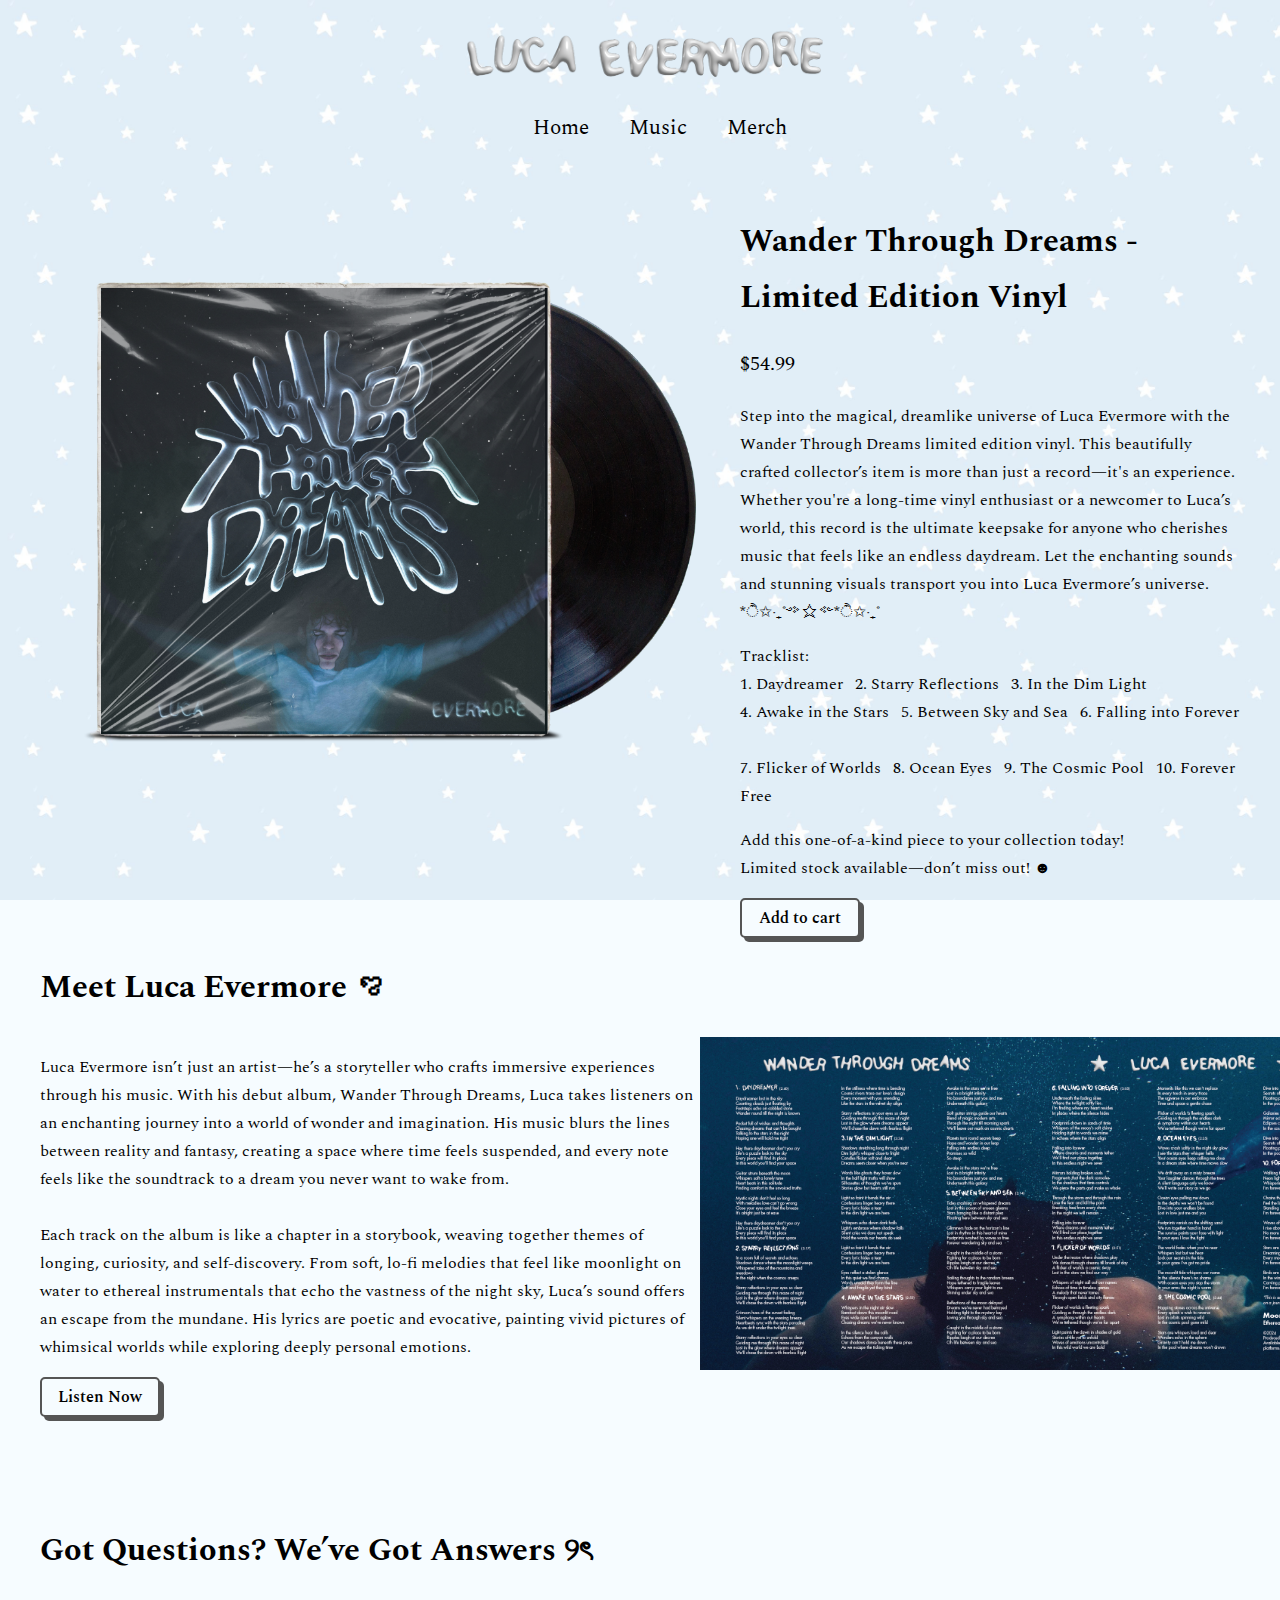
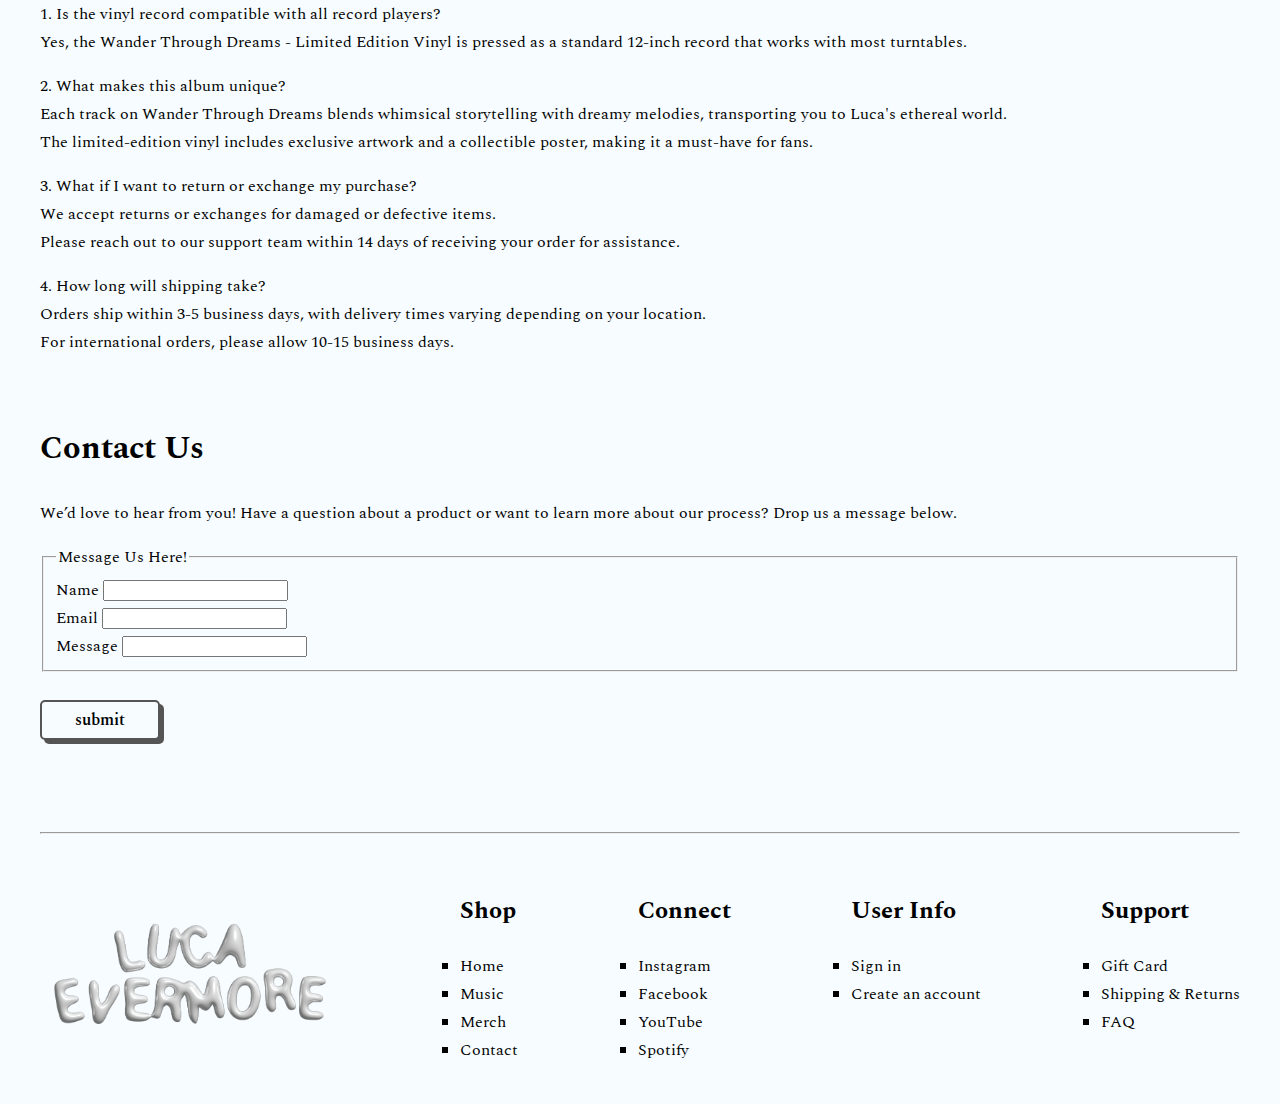
<file: music.html>
<!DOCTYPE html>
<html>
<head>
<title>Luca Evermore Official Store</title>
<meta charset="UTF-8">
<meta name="description" content="The description of the site goes here">
<link href="css/style.css" rel="stylesheet" type="text/css">
</head>

<body>

    <div class="wrapper">

        <header>
            
            <div class="header-logo">
                <a href="index.html"><img src="img/lucaevermore.png" alt="logo"></a>
            </div>

        </header>

        <nav>
            <ul>
                <li><a href="index.html">Home</a></li>
                <li><a href="music.html">Music</a></li>
                <li><a href="merch.html">Merch</a></li>
            </ul>
        </nav>

        <main>
            <section class="music">
                <div class="imageBox">
                    <div class="imageInn">
                    <img src="img/Record.png"  alt="Album Image">
                    </div>
                    <div class="hoverImg">
                    <img src="img/Recordback.png" alt="Album Image">
                    </div>
                </div>
                <div class="albumlogo">
                    <!-- <img src="img/albumlogo.png" alt=""> -->
                    <h1>Wander Through Dreams - Limited Edition Vinyl</h1>
                    <p class="price">$54.99</p>
                    <p>
                    Step into the magical, dreamlike universe of Luca Evermore with the Wander Through Dreams limited edition vinyl. This beautifully crafted collector’s item is more than just a record—it's an experience. Whether you're a long-time vinyl enthusiast or a newcomer to Luca’s world, this record is the ultimate keepsake for anyone who cherishes music that feels like an endless daydream. Let the enchanting sounds and stunning visuals transport you into Luca Evermore’s universe. *ੈ✩‧₊˚༺☆༻*ੈ✩‧₊˚
                    </p>
                    <p>Tracklist: <br>
                    1. Daydreamer &nbsp
                    2. Starry Reflections &nbsp
                    3. In the Dim Light &nbsp<br> 
                    4. Awake in the Stars &nbsp
                    5. Between Sky and Sea &nbsp
                    6. Falling into Forever &nbsp<br>
                    7. Flicker of Worlds &nbsp
                    8. Ocean Eyes &nbsp
                    9. The Cosmic Pool &nbsp
                    10. Forever Free &nbsp
                    </p>
                    <p>Add this one-of-a-kind piece to your collection today! <br> Limited stock available—don’t miss out! ☻</p>
                    <button type="submit" class="button-confirm">
                        Add to cart
                    </button>
                </div>
            </section>
            <section>
                <h1>Meet Luca Evermore ꨄ</h1>
            <div class="about">
                <div>
                    <p>Luca Evermore isn’t just an artist—he’s a storyteller who crafts immersive experiences through his music. With his debut album, Wander Through Dreams, Luca takes listeners on an enchanting journey into a world of wonder and imagination. His music blurs the lines between reality and fantasy, creating a space where time feels suspended, and every note feels like the soundtrack to a dream you never want to wake from. <br> <br>Each track on the album is like a chapter in a storybook, weaving together themes of longing, curiosity, and self-discovery. From soft, lo-fi melodies that feel like moonlight on water to ethereal instrumentals that echo the vastness of the night sky, Luca’s sound offers an escape from the mundane. His lyrics are poetic and evocative, painting vivid pictures of whimsical worlds while exploring deeply personal emotions.</p>
                    
                    <button type="submit" class="button-confirm">
                        Listen Now
                    </button>
                </div>
                <div class="insert">
                    <img src="img/Insertposter.png" alt="">
                </div>
            </div>
            </section>

            <br><br><br>

            <section>
                <h1>Got Questions? We’ve Got Answers ୨ৎ</h1>
                <p>1. Is the vinyl record compatible with all record players?<br>Yes, the Wander Through Dreams - Limited Edition Vinyl is pressed as a standard 12-inch record that works with most turntables.</p>
                <p>2. What makes this album unique?<br>Each track on Wander Through Dreams blends whimsical storytelling with dreamy melodies, transporting you to Luca's ethereal world. <br>The limited-edition vinyl includes exclusive artwork and a collectible poster, making it a must-have for fans.</p>
                <p>3. What if I want to return or exchange my purchase?<br>We accept returns or exchanges for damaged or defective items. <br>Please reach out to our support team within 14 days of receiving your order for assistance.</p>
                <p>4. How long will shipping take?<br>Orders ship within 3-5 business days, with delivery times varying depending on your location.<br> For international orders, please allow 10-15 business days.</p>
            </section>
            <br>
            <section>
                <h1>Contact Us</h1>
                <p>We’d love to hear from you! Have a question about a product or want to learn more about our process? Drop us a message below.</p>
            </section>

            <section>
                <form action="handler.php" method="post">

                    <fieldset>
                        <legend>Message Us Here!</legend>

                        <label for="name">Name</label>
                        <input type="text" id="name" name="name">

                        <br>

                        <label for="email">Email</label>
                        <input type="text"id="email" name="email">

                        <br>

                        <label for="message">Message</label>
                        <input type="text"id="message" name="message">

                    </fieldset>
                    <br>
                    <button type="submit" class="button-confirm">
                        submit
                    </button>

                </form>
            </section>
        </main>
        <br><br>

        <footer>
            <br>
            <hr>
            <br>

            <div class="footer-2">
                <div>
                    <img src="img/bottomlogo.png" alt="logo">
                    </div>
                <div class=footer-link>
                    <h2>Shop</h2>
                    <li><a href="index.html">Home</a></li>
                    <li><a href="music.html">Music</a></li>
                    <li><a href="merch.html">Merch</a></li>
                    <li><a href="index.html">Contact</a></li>
                </div>
                <div class=footer-link>
                    <h2>Connect</h2>
                    <li><a href="#">Instagram</a></li>
                    <li><a href="#">Facebook</a></li>
                    <li><a href="#">YouTube</a></li>
                    <li><a href="#">Spotify</a></li>
                </div>
                <div class=footer-link>
                    <h2>User Info</h2>
                    <li><a href="#">Sign in</a></li>
                    <li><a href="#">Create an account</a></li>
                </div>
                <div class=footer-link>
                    <h2>Support</h2>
                    <li><a href="#">Gift Card</a></li>
                    <li><a href="#">Shipping & Returns</a></li>
                    <li><a href="#">FAQ</a></li>
                </div>
            </div>
        </footer>


    </div>

</body>
</html>
</file>
<file: css/style.css>
/* CSS Document */
@import url('https://fonts.googleapis.com/css2?family=Libre+Baskerville:ital,wght@0,400;0,700;1,400&family=Spectral:ital,wght@0,200;0,300;0,400;0,500;0,600;0,700;0,800;1,200;1,300;1,400;1,500;1,600;1,700;1,800&display=swap');

/* Elements */
html {
    background-color: rgb(246, 252, 255) ;
    background-image: url(../img/wallpaper.jpg);
    background-attachment: fixed;
    background-size: 300px auto;
    font-family: "Spectral", serif;

    
}
body {
    margin: 20px 40px;
    line-height: 1.75;
}

/* Structure */
.header-logo img {
    width: 400px;
    height: auto;
    margin: auto;
    display: block;
}

/* Navigation bar */
nav {
    display: flex;
    justify-content: center;
}
nav ul {
    display: flex;
}
nav ul li{
    display: flex;
    margin: 0 20px;
    font-size: 16pt;
}
nav ul li a{
    text-decoration: none;
    color: black;
}
nav ul li a:hover{
    text-decoration: underline;
}
nav ul li a:active {
    color: #457b9d;
}

/* Main content */
main img {
    width: 450px;
    height: auto;
}
.topclass {
    display: flex;
}
.topclass img {
    width: 453px;  
}
.about img {
    width: 660px;
}
.about p {
    width: 660px;
}
.about {
    display: flex;
    justify-content: space-between;
}
@keyframes rotateAnimation {
    0% { transform: rotate(0deg) scale(1.1); }
    25% { transform: rotate(-8deg) scale(1.1); }
    50% { transform: rotate(8deg) scale(1.1); }
    75% { transform: rotate(-8deg) scale(1.1); }
    100% { transform: rotate(0deg) scale(1.1); }
}
.rotate-image:hover {
    animation: rotateAnimation 0.6s ease-in-out;
}
.story {
    max-width: 700px; 
    line-height: 1.75;
}
.luca img:hover {
    transform: scale(1.05);
}

/* music */
.music img {
    width: 700px;
}
.hoverImg img {
    width: 700px;
}
.imageBox {
    position: relative;
    float: left;
}
.imageBox .hoverImg {
    position: absolute;
    left: 0;
    top: 0;
    display: none;
}
.imageBox:hover .hoverImg {
    display: block;
}
.imageBox:hover .hoverImg {
    display: block;
}
.music {
    display: flex;
}
.albumlogo {
    margin-top: 30px;
}
.price {
    font-size: 20px;
}
.insert img:hover {
    box-shadow: 0 10px 20px rgba(0, 0, 0, 0.3);
    transform: scale(1.05);
}


/* merch */
.allmerch {
    display: flex;
    text-align: center;
}
.items {
    width: 453px;
    justify-content: center;
}
.form img {
    width: 400px;
    margin: 40px 10px;
    box-shadow: 0px 0px 10px #222;
    border: 1px solid #000;
}
.button-confirm:active {
    box-shadow: 0px 0px black;
    transform: translate(3px, 3px);
}
.button-confirm {
    width: 120px;
    height: 40px;
    border-radius: 5px;
    border: 2px solid #555;
    background-color: rgb(246, 252, 255);
    -webkit-box-shadow: 4px 4px #555;
            box-shadow: 4px 4px #555;
    font-size: 16px;
    font-weight: 600;
    color: #000;
    cursor: pointer;
    margin:0  auto;
    font-family: "Spectral", serif;
}

/* Footer */
.footer-1 {
    display: flex;
    justify-content: space-between;
}
footer img {
    width: 670px;
    margin-top: 40px;
}
.footer-2 {
    display: flex;
    justify-content: space-between;
    margin-bottom: 40px;
}
.footer-2 img {
    width: 300px;
}
.footer-link li {
    list-style-type:square;
}
.footer-link li a{
    text-decoration: none;
    color: black;
    font-size: 16px;
}
.footer-link li a:hover, a:focus{
    text-decoration: underline;
}
.footer-link li a:active {
    color: #457b9d;
}
</file>
